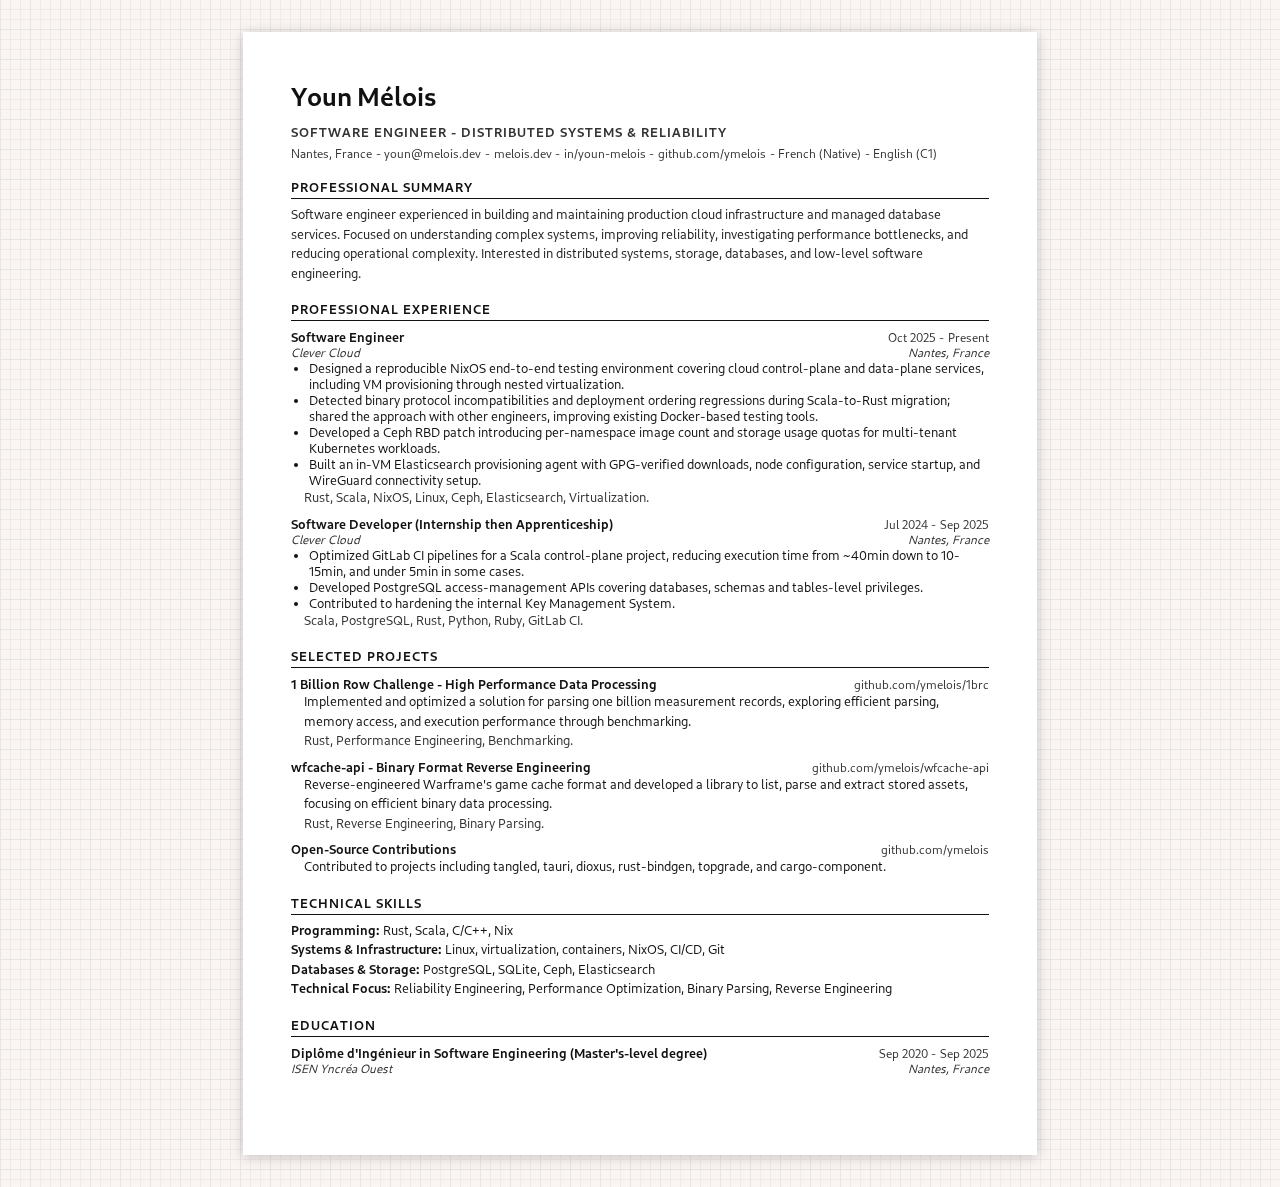
<file: index.html>
<!doctype html><html lang=en><title>Youn Mélois - Software Engineer</title><meta content="Youn Mélois" name=author><meta content="CV of Youn Mélois, Software Engineer." name=description><meta content="width=device-width,initial-scale=1" name=viewport><style>@font-face{font-family:CV Cantarell;src:local(Cantarell Regular),local(Cantarell-Regular),url(/fonts/Cantarell-VF.otf)format("opentype");font-weight:400;font-style:normal;font-display:swap}@font-face{font-family:CV Cantarell;src:local(Cantarell Bold),local(Cantarell-Bold),url(/fonts/Cantarell-VF.otf)format("opentype");font-weight:700;font-style:normal;font-display:swap}:root{--primary-color:#111;--secondary-color:#222;--ternary-color:#333;--blueprint-color:#faf4f2;--blueprint-line-color:#ddd6;--blueprint-line-width:1px}@media (prefers-color-scheme:dark){:root{--blueprint-color:#1b1b1b;--blueprint-line-color:#ffffff0d}}@page{size:A4;margin:0}html{print-color-adjust:exact;-webkit-print-color-adjust:exact;background-color:var(--blueprint-color);color:var(--primary-color);--grad:conic-gradient(at var(--blueprint-line-width)calc(100% - var(--blueprint-line-width)),transparent 90deg,var(--blueprint-line-color)0%);background-image:var(--grad),var(--grad);background-size:30px 30px,10px 10px;font-family:CV Cantarell,sans-serif}body{margin:0;font-size:13px}a{color:inherit;text-decoration:none}ul{margin:0;padding-left:18px}h1{margin:0 0 12px;font-size:26px}main{box-sizing:border-box;background:#fff;width:210mm;height:297mm;margin:2rem auto;padding:3rem;box-shadow:0 2px 1em #0003}@media print{main{box-shadow:none;margin:0}}.subtitle{color:var(--ternary-color);letter-spacing:1px;text-transform:uppercase;margin:0 0 6px;font-weight:700}.contact,.entry-meta,.date-range,.row a{color:var(--ternary-color);font-size:12px}.contact{font-style:normal;display:flex}.separated>*+:before{content:"-";margin-inline:.3em;font-style:normal}h2{border-bottom:1px solid var(--primary-color);font-size:inherit;letter-spacing:1px;text-transform:uppercase;margin:18px 0 6px;padding-bottom:3px}.row{justify-content:space-between;align-items:baseline;gap:1rem;display:flex}.entry h3{font-size:inherit;margin:0}.entry-meta{font-style:italic}.date-range{align-items:baseline;display:inline-flex}#summary p{color:var(--secondary-color);margin:0}.entry{margin:8px 0}.entry p{margin:0;padding-left:1em;line-height:1.5}.entry .stack{color:var(--ternary-color)}#summary p,#skills>div{line-height:1.5}</style><body><main><header><h1>Youn Mélois</h1><p class=subtitle>Software Engineer - Distributed Systems & Reliability<address class="contact separated"><span>Nantes, France</span> <a href=mailto:youn@melois.dev>youn@melois.dev</a> <a href=https://melois.dev>melois.dev</a> <a href=https://www.linkedin.com/in/youn-melois>in/youn-melois</a> <a href=https://github.com/ymelois>github.com/ymelois</a> <span>French (Native)</span> <span>English (C1)</span></address></header><section id=summary><h2>Professional Summary</h2><p>Software engineer experienced in building and maintaining production cloud infrastructure and managed database services. Focused on understanding complex systems, improving reliability, investigating performance bottlenecks, and reducing operational complexity. Interested in distributed systems, storage, databases, and low-level software engineering.</section><section id=experience><h2>Professional Experience</h2><article class=entry><div class=row><h3>Software Engineer</h3><span class="date-range separated"> <time datetime=2025-10>Oct 2025</time> <span>Present</span> </span></div><div class="row entry-meta"><span>Clever Cloud</span><span>Nantes, France</span></div><ul><li>Designed a reproducible NixOS end-to-end testing environment covering cloud control-plane and data-plane services, including VM provisioning through nested virtualization.<li>Detected binary protocol incompatibilities and deployment ordering regressions during Scala-to-Rust migration; shared the approach with other engineers, improving existing Docker-based testing tools.<li>Developed a Ceph RBD patch introducing per-namespace image count and storage usage quotas for multi-tenant Kubernetes workloads.<li>Built an in-VM Elasticsearch provisioning agent with GPG-verified downloads, node configuration, service startup, and WireGuard connectivity setup.</ul><p class=stack>Rust, Scala, NixOS, Linux, Ceph, Elasticsearch, Virtualization.</article><article class=entry><div class=row><h3>Software Developer (Internship then Apprenticeship)</h3><span class="date-range separated"> <time datetime=2024-07>Jul 2024</time> <time datetime=2025-09>Sep 2025</time> </span></div><div class="row entry-meta"><span>Clever Cloud</span><span>Nantes, France</span></div><ul><li>Optimized GitLab CI pipelines for a Scala control-plane project, reducing execution time from ~40min down to 10-15min, and under 5min in some cases.<li>Developed PostgreSQL access-management APIs covering databases, schemas and tables-level privileges.<li>Contributed to hardening the internal Key Management System.</ul><p class=stack>Scala, PostgreSQL, Rust, Python, Ruby, GitLab CI.</article></section><section id=projects><h2>Selected Projects</h2><article class=entry><div class=row><h3>1 Billion Row Challenge <span aria-hidden=true>-</span> High Performance Data Processing</h3><a href=https://github.com/ymelois/1brc>github.com/ymelois/1brc</a></div><p>Implemented and optimized a solution for parsing one billion measurement records, exploring efficient parsing, memory access, and execution performance through benchmarking.<p class=stack>Rust, Performance Engineering, Benchmarking.</article><article class=entry><div class=row><h3>wfcache-api <span aria-hidden=true>-</span> Binary Format Reverse Engineering</h3><a href=https://github.com/ymelois/wfcache-api>github.com/ymelois/wfcache-api</a></div><p>Reverse-engineered Warframe's game cache format and developed a library to list, parse and extract stored assets, focusing on efficient binary data processing.<p class=stack>Rust, Reverse Engineering, Binary Parsing.</article><article class=entry><div class=row><h3>Open-Source Contributions</h3><a href=https://github.com/ymelois>github.com/ymelois</a></div><p>Contributed to projects including tangled, tauri, dioxus, rust-bindgen, topgrade, and cargo-component.</article></section><section id=skills><h2>Technical Skills</h2><div><strong>Programming:</strong> Rust, Scala, C/C++, Nix</div><div><strong>Systems & Infrastructure:</strong> Linux, virtualization, containers, NixOS, CI/CD, Git</div><div><strong>Databases & Storage:</strong> PostgreSQL, SQLite, Ceph, Elasticsearch</div><div><strong>Technical Focus:</strong> Reliability Engineering, Performance Optimization, Binary Parsing, Reverse Engineering</div></section><section id=education><h2>Education</h2><article class=entry><div class=row><h3>Diplôme d'Ingénieur in Software Engineering (Master's-level degree)</h3><span class="date-range separated"> <time datetime=2020-09>Sep 2020</time> <time datetime=2025-09>Sep 2025</time> </span></div><div class="row entry-meta"><span>ISEN Yncréa Ouest</span><span>Nantes, France</span></div></article></section></main>
</file>
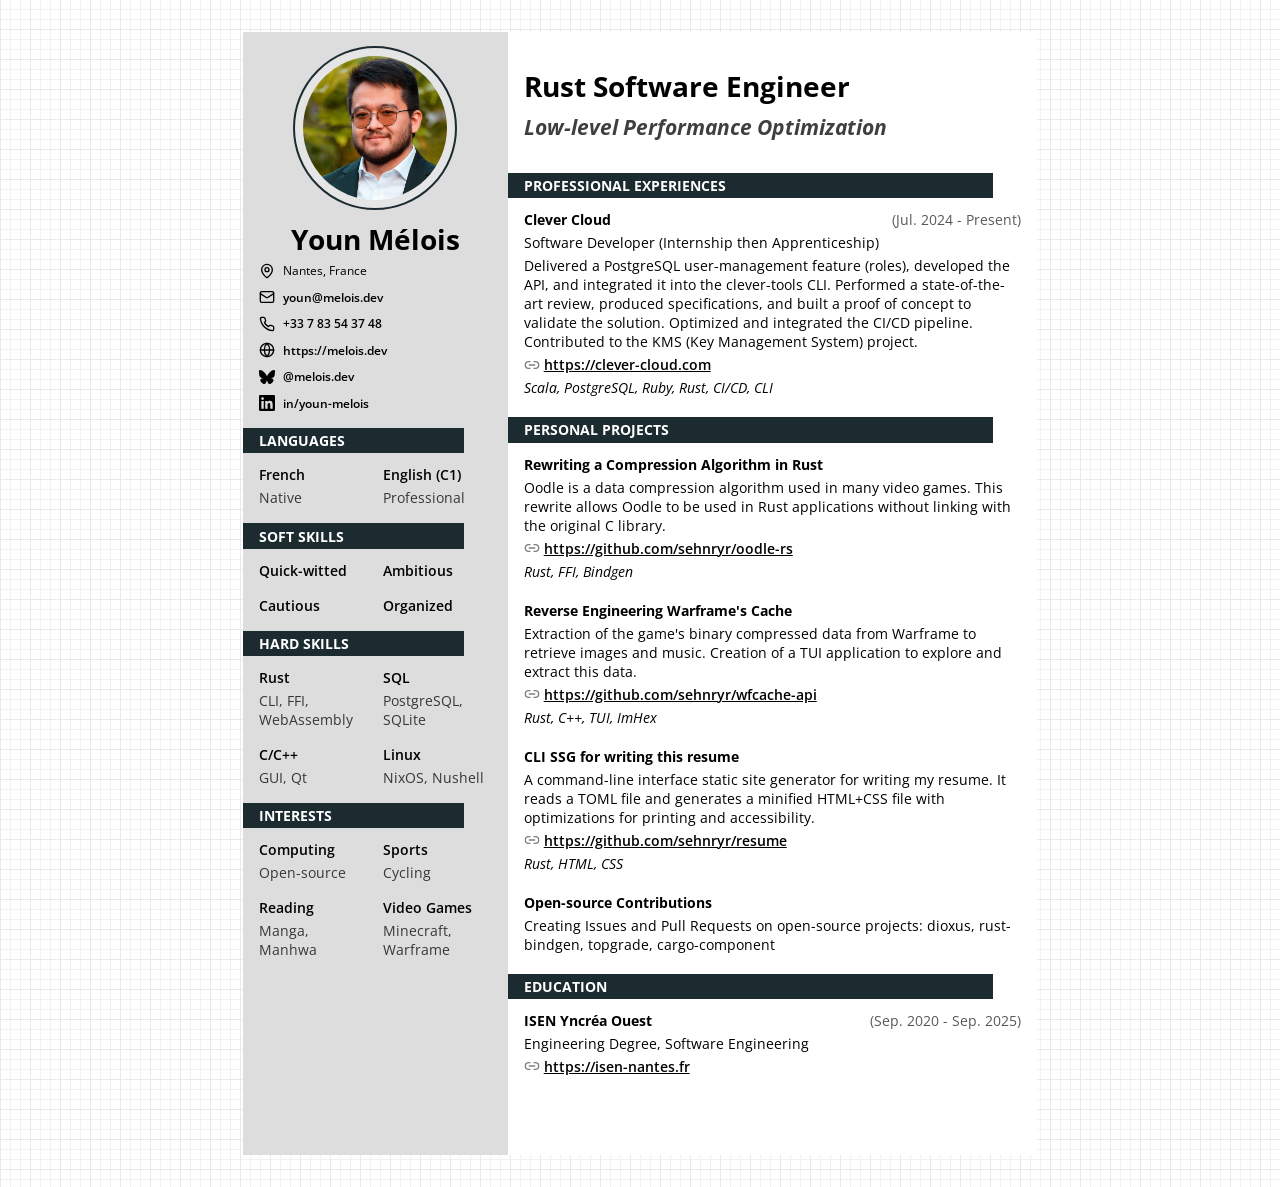
<file: en/index.html>
<!doctypehtml><html lang=en><title>CV Youn Mélois</title><style>:root{--primary-color:#1c2b30;--background-color:#fff;--background-line-color:#ddd6;--background-line-width:1px}@media (prefers-color-scheme:dark){:root{--background-color:#1b1b1b;--background-line-color:#ffffff0d;--background-line-width:1px}}@page{margin:0}html{-webkit-print-color-adjust:exact;print-color-adjust:exact;background-color:var(--background-color);--grad:conic-gradient(at var(--background-line-width) calc(100% - var(--background-line-width)), transparent 90deg, var(--background-line-color) 0%);background-image:var(--grad), var(--grad);background-position:0 0,0 0;background-size:30px 30px,10px 10px;font-family:Open Sans,sans-serif}@media print{s html:before{display:none}}body{margin:0;font-size:14px}a{color:inherit;font-weight:600;text-decoration:none}ul{margin-top:0;margin-bottom:0;padding-left:0;list-style-type:none}main{background-color:#fff;grid-template-columns:1fr 2fr;width:210mm;height:297mm;margin:2rem auto;display:grid}@media print{main{margin:0}}main>*{padding:1rem}section>h2{background-color:var(--primary-color);color:#fff;text-transform:uppercase;margin-top:1rem;margin-bottom:.75rem;margin-right:.75rem;padding-top:.2rem;padding-bottom:.2rem;padding-left:1rem;font-size:1em;position:relative;left:-1rem}@font-face{font-family:Open Sans;font-style:normal;font-weight:400;font-display:swap;src:url(/assets/fonts/OpenSans-Regular.ttf)format("truetype")}@font-face{font-family:Open Sans;font-style:normal;font-weight:500;font-display:swap;src:url(/assets/fonts/OpenSans-Medium.ttf)format("truetype")}@font-face{font-family:Open Sans;font-style:normal;font-weight:600;font-display:swap;src:url(/assets/fonts/OpenSans-SemiBold.ttf)format("truetype")}@font-face{font-family:Open Sans;font-style:normal;font-weight:700;font-display:swap;src:url(/assets/fonts/OpenSans-Bold.ttf)format("truetype")}@font-face{font-family:Open Sans;font-style:italic;font-weight:400;font-display:swap;src:url(/assets/fonts/OpenSans-Italic.ttf)format("truetype")}@font-face{font-family:Open Sans;font-style:italic;font-weight:700;font-display:swap;src:url(/assets/fonts/OpenSans-BoldItalic.ttf)format("truetype")}.profile{background-color:#ddd}.profile>img{object-fit:cover;outline-width:.175rem;outline-style:solid;outline-color:var(--primary-color);background-color:#fff;border:.5rem solid #ddddddbf;border-radius:50%;width:9rem;height:9rem;margin-left:auto;margin-right:auto;display:block}.profile>h1{text-align:center;margin-top:.75rem;margin-bottom:.25rem}.profile>p{opacity:.75;margin:0}.profile>section.language ul,.profile>section.soft-skill ul,.profile>section.hard-skill ul,.profile>section.interest ul{grid-template-columns:repeat(2,1fr);gap:1rem;display:grid}.profile>section.language li,.profile>section.soft-skill li,.profile>section.hard-skill li,.profile>section.interest li{font-weight:600}.profile>section.language li>span,.profile>section.soft-skill li>span,.profile>section.hard-skill li>span,.profile>section.interest li>span{opacity:.75;clear:both;margin-top:.25rem;font-weight:400;display:block}.profile>section.contact{font-size:.75rem}.profile>section.contact ul{flex-direction:column;gap:.6rem;display:flex}.profile>section.contact li{align-items:center;gap:.5rem;display:flex}.profile>section.contact svg{width:1rem;height:1rem}.resume>h1{margin-bottom:.5rem}.resume>h2{opacity:.75;margin-top:0;margin-bottom:2rem;font-style:italic}.resume>section.experience ul,.resume>section.education ul,.resume>section.project ul{flex-direction:column;gap:1rem;display:flex}.resume>section.experience li,.resume>section.education li,.resume>section.project li{font-weight:700;position:relative}.resume>section.experience .date,.resume>section.education .date,.resume>section.project .date{opacity:.65;font-weight:400;position:absolute;right:0}.resume>section.experience p,.resume>section.education p,.resume>section.project p{margin-top:.25rem;margin-bottom:.25rem;font-weight:400}.resume>section.experience div:has(svg),.resume>section.education div:has(svg),.resume>section.project div:has(svg){align-items:center;gap:.25rem;display:flex}.resume>section.experience svg,.resume>section.education svg,.resume>section.project svg{opacity:.5;width:1rem;height:1rem}.resume>section.experience div>a,.resume>section.education div>a,.resume>section.project div>a{text-decoration:underline}</style><meta content="Resume of Youn Mélois for Rust Software Engineer"name=description><body><main><div class=profile><img alt="Profile picture"src=/assets/images/profile.webp><h1>Youn Mélois</h1><section class=contact><ul><li><svg viewbox="0 0 24 24"fill=none height=24 stroke=currentColor stroke-linecap=round stroke-linejoin=round stroke-width=2 width=24 xmlns=http://www.w3.org/2000/svg><path d="M20 10c0 4.993-5.539 10.193-7.399 11.799a1 1 0 0 1-1.202 0C9.539 20.193 4 14.993 4 10a8 8 0 0 1 16 0"/><circle cx=12 cy=10 r=3 /></svg>Nantes, France<li><svg viewbox="0 0 24 24"fill=none height=24 stroke=currentColor stroke-linecap=round stroke-linejoin=round stroke-width=2 width=24 xmlns=http://www.w3.org/2000/svg><rect height=16 rx=2 width=20 x=2 y=4 /><path d="m22 7-8.97 5.7a1.94 1.94 0 0 1-2.06 0L2 7"/></svg><a rel="noopener noreferrer"href=mailto:youn@melois.dev target=_blank>youn@melois.dev</a><li><svg viewbox="0 0 24 24"fill=none height=24 stroke=currentColor stroke-linecap=round stroke-linejoin=round stroke-width=2 width=24 xmlns=http://www.w3.org/2000/svg><path d="M22 16.92v3a2 2 0 0 1-2.18 2 19.79 19.79 0 0 1-8.63-3.07 19.5 19.5 0 0 1-6-6 19.79 19.79 0 0 1-3.07-8.67A2 2 0 0 1 4.11 2h3a2 2 0 0 1 2 1.72 12.84 12.84 0 0 0 .7 2.81 2 2 0 0 1-.45 2.11L8.09 9.91a16 16 0 0 0 6 6l1.27-1.27a2 2 0 0 1 2.11-.45 12.84 12.84 0 0 0 2.81.7A2 2 0 0 1 22 16.92z"/></svg><a rel="noopener noreferrer"href=tel:+33783543748 target=_blank>+33 7 83 54 37 48</a><li><svg viewbox="0 0 24 24"fill=none height=24 stroke=currentColor stroke-linecap=round stroke-linejoin=round stroke-width=2 width=24 xmlns=http://www.w3.org/2000/svg><circle cx=12 cy=12 r=10 /><path d="M12 2a14.5 14.5 0 0 0 0 20 14.5 14.5 0 0 0 0-20"/><path d="M2 12h20"/></svg><a rel="noopener noreferrer"href=https://melois.dev target=_blank>https://melois.dev</a><li><svg viewbox="0 0 24 24"role=img xmlns=http://www.w3.org/2000/svg><title>Bluesky</title><path d="M12 10.8c-1.087-2.114-4.046-6.053-6.798-7.995C2.566.944 1.561 1.266.902 1.565.139 1.908 0 3.08 0 3.768c0 .69.378 5.65.624 6.479.815 2.736 3.713 3.66 6.383 3.364.136-.02.275-.039.415-.056-.138.022-.276.04-.415.056-3.912.58-7.387 2.005-2.83 7.078 5.013 5.19 6.87-1.113 7.823-4.308.953 3.195 2.05 9.271 7.733 4.308 4.267-4.308 1.172-6.498-2.74-7.078a8.741 8.741 0 0 1-.415-.056c.14.017.279.036.415.056 2.67.297 5.568-.628 6.383-3.364.246-.828.624-5.79.624-6.478 0-.69-.139-1.861-.902-2.206-.659-.298-1.664-.62-4.3 1.24C16.046 4.748 13.087 8.687 12 10.8Z"/></svg><a rel="noopener noreferrer"href=https://bsky.app/profile/melois.dev target=_blank>@melois.dev</a><li><svg viewbox="0 0 24 24"role=img xmlns=http://www.w3.org/2000/svg><title>LinkedIn</title><path d="M20.447 20.452h-3.554v-5.569c0-1.328-.027-3.037-1.852-3.037-1.853 0-2.136 1.445-2.136 2.939v5.667H9.351V9h3.414v1.561h.046c.477-.9 1.637-1.85 3.37-1.85 3.601 0 4.267 2.37 4.267 5.455v6.286zM5.337 7.433c-1.144 0-2.063-.926-2.063-2.065 0-1.138.92-2.063 2.063-2.063 1.14 0 2.064.925 2.064 2.063 0 1.139-.925 2.065-2.064 2.065zm1.782 13.019H3.555V9h3.564v11.452zM22.225 0H1.771C.792 0 0 .774 0 1.729v20.542C0 23.227.792 24 1.771 24h20.451C23.2 24 24 23.227 24 22.271V1.729C24 .774 23.2 0 22.222 0h.003z"/></svg><a rel="noopener noreferrer"href=https://linkedin.com/in/youn-melois target=_blank>in/youn-melois</a></ul></section><section class=language><h2>Languages</h2><ul><li>French<span>Native</span><li>English (C1)<span>Professional</span></ul></section><section class=soft-skill><h2>Soft Skills</h2><ul><li>Quick-witted<li>Ambitious<li>Cautious<li>Organized</ul></section><section class=hard-skill><h2>Hard Skills</h2><ul><li>Rust<span>CLI, FFI, WebAssembly</span><li>SQL<span>PostgreSQL, SQLite</span><li>C/C++<span>GUI, Qt</span><li>Linux<span>NixOS, Nushell</span></ul></section><section class=interest><h2>Interests</h2><ul><li>Computing<span>Open-source</span><li>Sports<span>Cycling</span><li>Reading<span>Manga, Manhwa</span><li>Video Games<span>Minecraft, Warframe</span></ul></section></div><div class=resume><h1>Rust Software Engineer</h1><h2>Low-level Performance Optimization</h2><section class=experience><h2>Professional Experiences</h2><ul><li>Clever Cloud<span class=date>(Jul. 2024 - Present)</span><p>Software Developer (Internship then Apprenticeship)<p>Delivered a PostgreSQL user-management feature (roles), developed the API, and integrated it into the clever-tools CLI. Performed a state-of-the-art review, produced specifications, and built a proof of concept to validate the solution. Optimized and integrated the CI/CD pipeline. Contributed to the KMS (Key Management System) project.<div><svg viewbox="0 0 24 24"fill=none height=24 stroke=currentColor stroke-linecap=round stroke-linejoin=round stroke-width=2 width=24 xmlns=http://www.w3.org/2000/svg><path d="M9 17H7A5 5 0 0 1 7 7h2"/><path d="M15 7h2a5 5 0 1 1 0 10h-2"/><line x1=8 x2=16 y1=12 y2=12 /></svg><a rel="noopener noreferrer"href=https://clever-cloud.com target=_blank>https://clever-cloud.com</a></div><p><i>Scala, PostgreSQL, Ruby, Rust, CI/CD, CLI</i></ul></section><section class=project><h2>Personal Projects</h2><ul><li>Rewriting a Compression Algorithm in Rust<p>Oodle is a data compression algorithm used in many video games. This rewrite allows Oodle to be used in Rust applications without linking with the original C library.<div><svg viewbox="0 0 24 24"fill=none height=24 stroke=currentColor stroke-linecap=round stroke-linejoin=round stroke-width=2 width=24 xmlns=http://www.w3.org/2000/svg><path d="M9 17H7A5 5 0 0 1 7 7h2"/><path d="M15 7h2a5 5 0 1 1 0 10h-2"/><line x1=8 x2=16 y1=12 y2=12 /></svg><a rel="noopener noreferrer"href=https://github.com/sehnryr/oodle-rs target=_blank>https://github.com/sehnryr/oodle-rs</a></div><p><i>Rust, FFI, Bindgen</i><li>Reverse Engineering Warframe's Cache<p>Extraction of the game's binary compressed data from Warframe to retrieve images and music. Creation of a TUI application to explore and extract this data.<div><svg viewbox="0 0 24 24"fill=none height=24 stroke=currentColor stroke-linecap=round stroke-linejoin=round stroke-width=2 width=24 xmlns=http://www.w3.org/2000/svg><path d="M9 17H7A5 5 0 0 1 7 7h2"/><path d="M15 7h2a5 5 0 1 1 0 10h-2"/><line x1=8 x2=16 y1=12 y2=12 /></svg><a rel="noopener noreferrer"href=https://github.com/sehnryr/wfcache-api target=_blank>https://github.com/sehnryr/wfcache-api</a></div><p><i>Rust, C++, TUI, ImHex</i><li>CLI SSG for writing this resume<p>A command-line interface static site generator for writing my resume. It reads a TOML file and generates a minified HTML+CSS file with optimizations for printing and accessibility.<div><svg viewbox="0 0 24 24"fill=none height=24 stroke=currentColor stroke-linecap=round stroke-linejoin=round stroke-width=2 width=24 xmlns=http://www.w3.org/2000/svg><path d="M9 17H7A5 5 0 0 1 7 7h2"/><path d="M15 7h2a5 5 0 1 1 0 10h-2"/><line x1=8 x2=16 y1=12 y2=12 /></svg><a rel="noopener noreferrer"href=https://github.com/sehnryr/resume target=_blank>https://github.com/sehnryr/resume</a></div><p><i>Rust, HTML, CSS</i><li>Open-source Contributions<p>Creating Issues and Pull Requests on open-source projects: dioxus, rust-bindgen, topgrade, cargo-component</ul></section><section class=education><h2>Education</h2><ul><li>ISEN Yncréa Ouest<span class=date>(Sep. 2020 - Sep. 2025)</span><p>Engineering Degree, Software Engineering<div><svg viewbox="0 0 24 24"fill=none height=24 stroke=currentColor stroke-linecap=round stroke-linejoin=round stroke-width=2 width=24 xmlns=http://www.w3.org/2000/svg><path d="M9 17H7A5 5 0 0 1 7 7h2"/><path d="M15 7h2a5 5 0 1 1 0 10h-2"/><line x1=8 x2=16 y1=12 y2=12 /></svg><a rel="noopener noreferrer"href=https://isen-nantes.fr target=_blank>https://isen-nantes.fr</a></div></ul></section></div></main>
</file>
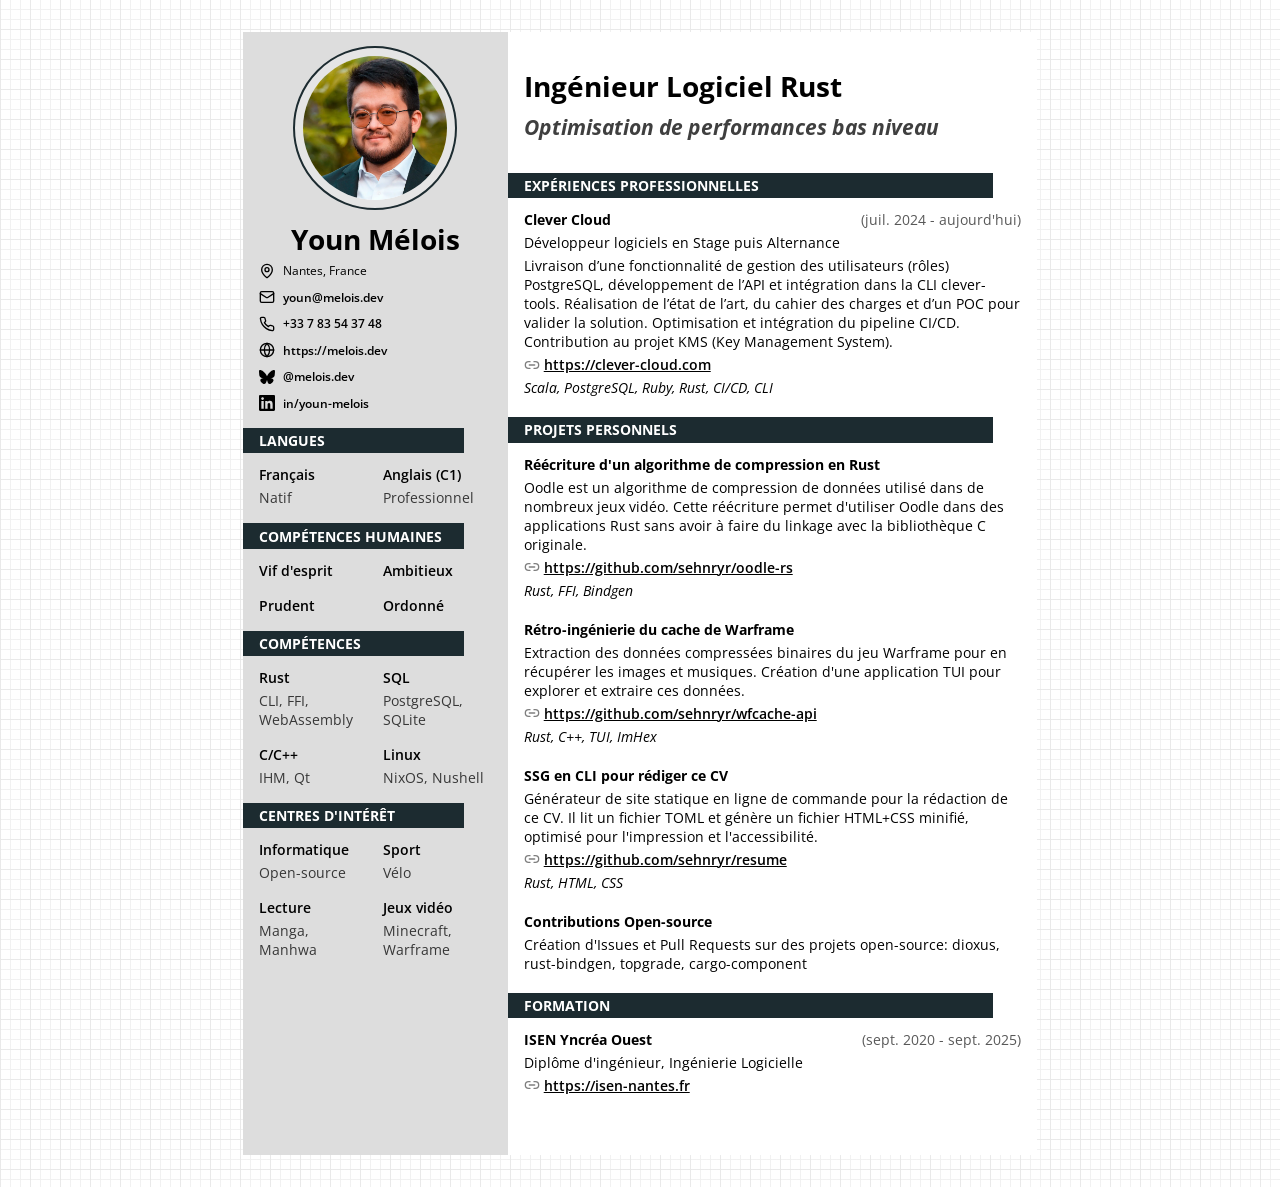
<file: fr/index.html>
<!doctypehtml><html lang=fr><title>CV Youn Mélois</title><style>:root{--primary-color:#1c2b30;--background-color:#fff;--background-line-color:#ddd6;--background-line-width:1px}@media (prefers-color-scheme:dark){:root{--background-color:#1b1b1b;--background-line-color:#ffffff0d;--background-line-width:1px}}@page{margin:0}html{-webkit-print-color-adjust:exact;print-color-adjust:exact;background-color:var(--background-color);--grad:conic-gradient(at var(--background-line-width) calc(100% - var(--background-line-width)), transparent 90deg, var(--background-line-color) 0%);background-image:var(--grad), var(--grad);background-position:0 0,0 0;background-size:30px 30px,10px 10px;font-family:Open Sans,sans-serif}@media print{s html:before{display:none}}body{margin:0;font-size:14px}a{color:inherit;font-weight:600;text-decoration:none}ul{margin-top:0;margin-bottom:0;padding-left:0;list-style-type:none}main{background-color:#fff;grid-template-columns:1fr 2fr;width:210mm;height:297mm;margin:2rem auto;display:grid}@media print{main{margin:0}}main>*{padding:1rem}section>h2{background-color:var(--primary-color);color:#fff;text-transform:uppercase;margin-top:1rem;margin-bottom:.75rem;margin-right:.75rem;padding-top:.2rem;padding-bottom:.2rem;padding-left:1rem;font-size:1em;position:relative;left:-1rem}@font-face{font-family:Open Sans;font-style:normal;font-weight:400;font-display:swap;src:url(/assets/fonts/OpenSans-Regular.ttf)format("truetype")}@font-face{font-family:Open Sans;font-style:normal;font-weight:500;font-display:swap;src:url(/assets/fonts/OpenSans-Medium.ttf)format("truetype")}@font-face{font-family:Open Sans;font-style:normal;font-weight:600;font-display:swap;src:url(/assets/fonts/OpenSans-SemiBold.ttf)format("truetype")}@font-face{font-family:Open Sans;font-style:normal;font-weight:700;font-display:swap;src:url(/assets/fonts/OpenSans-Bold.ttf)format("truetype")}@font-face{font-family:Open Sans;font-style:italic;font-weight:400;font-display:swap;src:url(/assets/fonts/OpenSans-Italic.ttf)format("truetype")}@font-face{font-family:Open Sans;font-style:italic;font-weight:700;font-display:swap;src:url(/assets/fonts/OpenSans-BoldItalic.ttf)format("truetype")}.profile{background-color:#ddd}.profile>img{object-fit:cover;outline-width:.175rem;outline-style:solid;outline-color:var(--primary-color);background-color:#fff;border:.5rem solid #ddddddbf;border-radius:50%;width:9rem;height:9rem;margin-left:auto;margin-right:auto;display:block}.profile>h1{text-align:center;margin-top:.75rem;margin-bottom:.25rem}.profile>p{opacity:.75;margin:0}.profile>section.language ul,.profile>section.soft-skill ul,.profile>section.hard-skill ul,.profile>section.interest ul{grid-template-columns:repeat(2,1fr);gap:1rem;display:grid}.profile>section.language li,.profile>section.soft-skill li,.profile>section.hard-skill li,.profile>section.interest li{font-weight:600}.profile>section.language li>span,.profile>section.soft-skill li>span,.profile>section.hard-skill li>span,.profile>section.interest li>span{opacity:.75;clear:both;margin-top:.25rem;font-weight:400;display:block}.profile>section.contact{font-size:.75rem}.profile>section.contact ul{flex-direction:column;gap:.6rem;display:flex}.profile>section.contact li{align-items:center;gap:.5rem;display:flex}.profile>section.contact svg{width:1rem;height:1rem}.resume>h1{margin-bottom:.5rem}.resume>h2{opacity:.75;margin-top:0;margin-bottom:2rem;font-style:italic}.resume>section.experience ul,.resume>section.education ul,.resume>section.project ul{flex-direction:column;gap:1rem;display:flex}.resume>section.experience li,.resume>section.education li,.resume>section.project li{font-weight:700;position:relative}.resume>section.experience .date,.resume>section.education .date,.resume>section.project .date{opacity:.65;font-weight:400;position:absolute;right:0}.resume>section.experience p,.resume>section.education p,.resume>section.project p{margin-top:.25rem;margin-bottom:.25rem;font-weight:400}.resume>section.experience div:has(svg),.resume>section.education div:has(svg),.resume>section.project div:has(svg){align-items:center;gap:.25rem;display:flex}.resume>section.experience svg,.resume>section.education svg,.resume>section.project svg{opacity:.5;width:1rem;height:1rem}.resume>section.experience div>a,.resume>section.education div>a,.resume>section.project div>a{text-decoration:underline}</style><meta content="CV de Youn Mélois pour Ingénieur Logiciel Rust"name=description><body><main><div class=profile><img alt="Photo de profil"src=/assets/images/profile.webp><h1>Youn Mélois</h1><section class=contact><ul><li><svg viewbox="0 0 24 24"fill=none height=24 stroke=currentColor stroke-linecap=round stroke-linejoin=round stroke-width=2 width=24 xmlns=http://www.w3.org/2000/svg><path d="M20 10c0 4.993-5.539 10.193-7.399 11.799a1 1 0 0 1-1.202 0C9.539 20.193 4 14.993 4 10a8 8 0 0 1 16 0"/><circle cx=12 cy=10 r=3 /></svg>Nantes, France<li><svg viewbox="0 0 24 24"fill=none height=24 stroke=currentColor stroke-linecap=round stroke-linejoin=round stroke-width=2 width=24 xmlns=http://www.w3.org/2000/svg><rect height=16 rx=2 width=20 x=2 y=4 /><path d="m22 7-8.97 5.7a1.94 1.94 0 0 1-2.06 0L2 7"/></svg><a rel="noopener noreferrer"href=mailto:youn@melois.dev target=_blank>youn@melois.dev</a><li><svg viewbox="0 0 24 24"fill=none height=24 stroke=currentColor stroke-linecap=round stroke-linejoin=round stroke-width=2 width=24 xmlns=http://www.w3.org/2000/svg><path d="M22 16.92v3a2 2 0 0 1-2.18 2 19.79 19.79 0 0 1-8.63-3.07 19.5 19.5 0 0 1-6-6 19.79 19.79 0 0 1-3.07-8.67A2 2 0 0 1 4.11 2h3a2 2 0 0 1 2 1.72 12.84 12.84 0 0 0 .7 2.81 2 2 0 0 1-.45 2.11L8.09 9.91a16 16 0 0 0 6 6l1.27-1.27a2 2 0 0 1 2.11-.45 12.84 12.84 0 0 0 2.81.7A2 2 0 0 1 22 16.92z"/></svg><a rel="noopener noreferrer"href=tel:+33783543748 target=_blank>+33 7 83 54 37 48</a><li><svg viewbox="0 0 24 24"fill=none height=24 stroke=currentColor stroke-linecap=round stroke-linejoin=round stroke-width=2 width=24 xmlns=http://www.w3.org/2000/svg><circle cx=12 cy=12 r=10 /><path d="M12 2a14.5 14.5 0 0 0 0 20 14.5 14.5 0 0 0 0-20"/><path d="M2 12h20"/></svg><a rel="noopener noreferrer"href=https://melois.dev target=_blank>https://melois.dev</a><li><svg viewbox="0 0 24 24"role=img xmlns=http://www.w3.org/2000/svg><title>Bluesky</title><path d="M12 10.8c-1.087-2.114-4.046-6.053-6.798-7.995C2.566.944 1.561 1.266.902 1.565.139 1.908 0 3.08 0 3.768c0 .69.378 5.65.624 6.479.815 2.736 3.713 3.66 6.383 3.364.136-.02.275-.039.415-.056-.138.022-.276.04-.415.056-3.912.58-7.387 2.005-2.83 7.078 5.013 5.19 6.87-1.113 7.823-4.308.953 3.195 2.05 9.271 7.733 4.308 4.267-4.308 1.172-6.498-2.74-7.078a8.741 8.741 0 0 1-.415-.056c.14.017.279.036.415.056 2.67.297 5.568-.628 6.383-3.364.246-.828.624-5.79.624-6.478 0-.69-.139-1.861-.902-2.206-.659-.298-1.664-.62-4.3 1.24C16.046 4.748 13.087 8.687 12 10.8Z"/></svg><a rel="noopener noreferrer"href=https://bsky.app/profile/melois.dev target=_blank>@melois.dev</a><li><svg viewbox="0 0 24 24"role=img xmlns=http://www.w3.org/2000/svg><title>LinkedIn</title><path d="M20.447 20.452h-3.554v-5.569c0-1.328-.027-3.037-1.852-3.037-1.853 0-2.136 1.445-2.136 2.939v5.667H9.351V9h3.414v1.561h.046c.477-.9 1.637-1.85 3.37-1.85 3.601 0 4.267 2.37 4.267 5.455v6.286zM5.337 7.433c-1.144 0-2.063-.926-2.063-2.065 0-1.138.92-2.063 2.063-2.063 1.14 0 2.064.925 2.064 2.063 0 1.139-.925 2.065-2.064 2.065zm1.782 13.019H3.555V9h3.564v11.452zM22.225 0H1.771C.792 0 0 .774 0 1.729v20.542C0 23.227.792 24 1.771 24h20.451C23.2 24 24 23.227 24 22.271V1.729C24 .774 23.2 0 22.222 0h.003z"/></svg><a rel="noopener noreferrer"href=https://linkedin.com/in/youn-melois target=_blank>in/youn-melois</a></ul></section><section class=language><h2>Langues</h2><ul><li>Français<span>Natif</span><li>Anglais (C1)<span>Professionnel</span></ul></section><section class=soft-skill><h2>Compétences Humaines</h2><ul><li>Vif d'esprit<li>Ambitieux<li>Prudent<li>Ordonné</ul></section><section class=hard-skill><h2>Compétences</h2><ul><li>Rust<span>CLI, FFI, WebAssembly</span><li>SQL<span>PostgreSQL, SQLite</span><li>C/C++<span>IHM, Qt</span><li>Linux<span>NixOS, Nushell</span></ul></section><section class=interest><h2>Centres d'intérêt</h2><ul><li>Informatique<span>Open-source</span><li>Sport<span>Vélo</span><li>Lecture<span>Manga, Manhwa</span><li>Jeux vidéo<span>Minecraft, Warframe</span></ul></section></div><div class=resume><h1>Ingénieur Logiciel Rust</h1><h2>Optimisation de performances bas niveau</h2><section class=experience><h2>Expériences professionnelles</h2><ul><li>Clever Cloud<span class=date>(juil. 2024 - aujourd'hui)</span><p>Développeur logiciels en Stage puis Alternance<p>Livraison d’une fonctionnalité de gestion des utilisateurs (rôles) PostgreSQL, développement de l’API et intégration dans la CLI clever-tools. Réalisation de l’état de l’art, du cahier des charges et d’un POC pour valider la solution. Optimisation et intégration du pipeline CI/CD. Contribution au projet KMS (Key Management System).<div><svg viewbox="0 0 24 24"fill=none height=24 stroke=currentColor stroke-linecap=round stroke-linejoin=round stroke-width=2 width=24 xmlns=http://www.w3.org/2000/svg><path d="M9 17H7A5 5 0 0 1 7 7h2"/><path d="M15 7h2a5 5 0 1 1 0 10h-2"/><line x1=8 x2=16 y1=12 y2=12 /></svg><a rel="noopener noreferrer"href=https://clever-cloud.com target=_blank>https://clever-cloud.com</a></div><p><i>Scala, PostgreSQL, Ruby, Rust, CI/CD, CLI</i></ul></section><section class=project><h2>Projets Personnels</h2><ul><li>Réécriture d'un algorithme de compression en Rust<p>Oodle est un algorithme de compression de données utilisé dans de nombreux jeux vidéo. Cette réécriture permet d'utiliser Oodle dans des applications Rust sans avoir à faire du linkage avec la bibliothèque C originale.<div><svg viewbox="0 0 24 24"fill=none height=24 stroke=currentColor stroke-linecap=round stroke-linejoin=round stroke-width=2 width=24 xmlns=http://www.w3.org/2000/svg><path d="M9 17H7A5 5 0 0 1 7 7h2"/><path d="M15 7h2a5 5 0 1 1 0 10h-2"/><line x1=8 x2=16 y1=12 y2=12 /></svg><a rel="noopener noreferrer"href=https://github.com/sehnryr/oodle-rs target=_blank>https://github.com/sehnryr/oodle-rs</a></div><p><i>Rust, FFI, Bindgen</i><li>Rétro-ingénierie du cache de Warframe<p>Extraction des données compressées binaires du jeu Warframe pour en récupérer les images et musiques. Création d'une application TUI pour explorer et extraire ces données.<div><svg viewbox="0 0 24 24"fill=none height=24 stroke=currentColor stroke-linecap=round stroke-linejoin=round stroke-width=2 width=24 xmlns=http://www.w3.org/2000/svg><path d="M9 17H7A5 5 0 0 1 7 7h2"/><path d="M15 7h2a5 5 0 1 1 0 10h-2"/><line x1=8 x2=16 y1=12 y2=12 /></svg><a rel="noopener noreferrer"href=https://github.com/sehnryr/wfcache-api target=_blank>https://github.com/sehnryr/wfcache-api</a></div><p><i>Rust, C++, TUI, ImHex</i><li>SSG en CLI pour rédiger ce CV<p>Générateur de site statique en ligne de commande pour la rédaction de ce CV. Il lit un fichier TOML et génère un fichier HTML+CSS minifié, optimisé pour l'impression et l'accessibilité.<div><svg viewbox="0 0 24 24"fill=none height=24 stroke=currentColor stroke-linecap=round stroke-linejoin=round stroke-width=2 width=24 xmlns=http://www.w3.org/2000/svg><path d="M9 17H7A5 5 0 0 1 7 7h2"/><path d="M15 7h2a5 5 0 1 1 0 10h-2"/><line x1=8 x2=16 y1=12 y2=12 /></svg><a rel="noopener noreferrer"href=https://github.com/sehnryr/resume target=_blank>https://github.com/sehnryr/resume</a></div><p><i>Rust, HTML, CSS</i><li>Contributions Open-source<p>Création d'Issues et Pull Requests sur des projets open-source: dioxus, rust-bindgen, topgrade, cargo-component</ul></section><section class=education><h2>Formation</h2><ul><li>ISEN Yncréa Ouest<span class=date>(sept. 2020 - sept. 2025)</span><p>Diplôme d'ingénieur, Ingénierie Logicielle<div><svg viewbox="0 0 24 24"fill=none height=24 stroke=currentColor stroke-linecap=round stroke-linejoin=round stroke-width=2 width=24 xmlns=http://www.w3.org/2000/svg><path d="M9 17H7A5 5 0 0 1 7 7h2"/><path d="M15 7h2a5 5 0 1 1 0 10h-2"/><line x1=8 x2=16 y1=12 y2=12 /></svg><a rel="noopener noreferrer"href=https://isen-nantes.fr target=_blank>https://isen-nantes.fr</a></div></ul></section></div></main>
</file>
